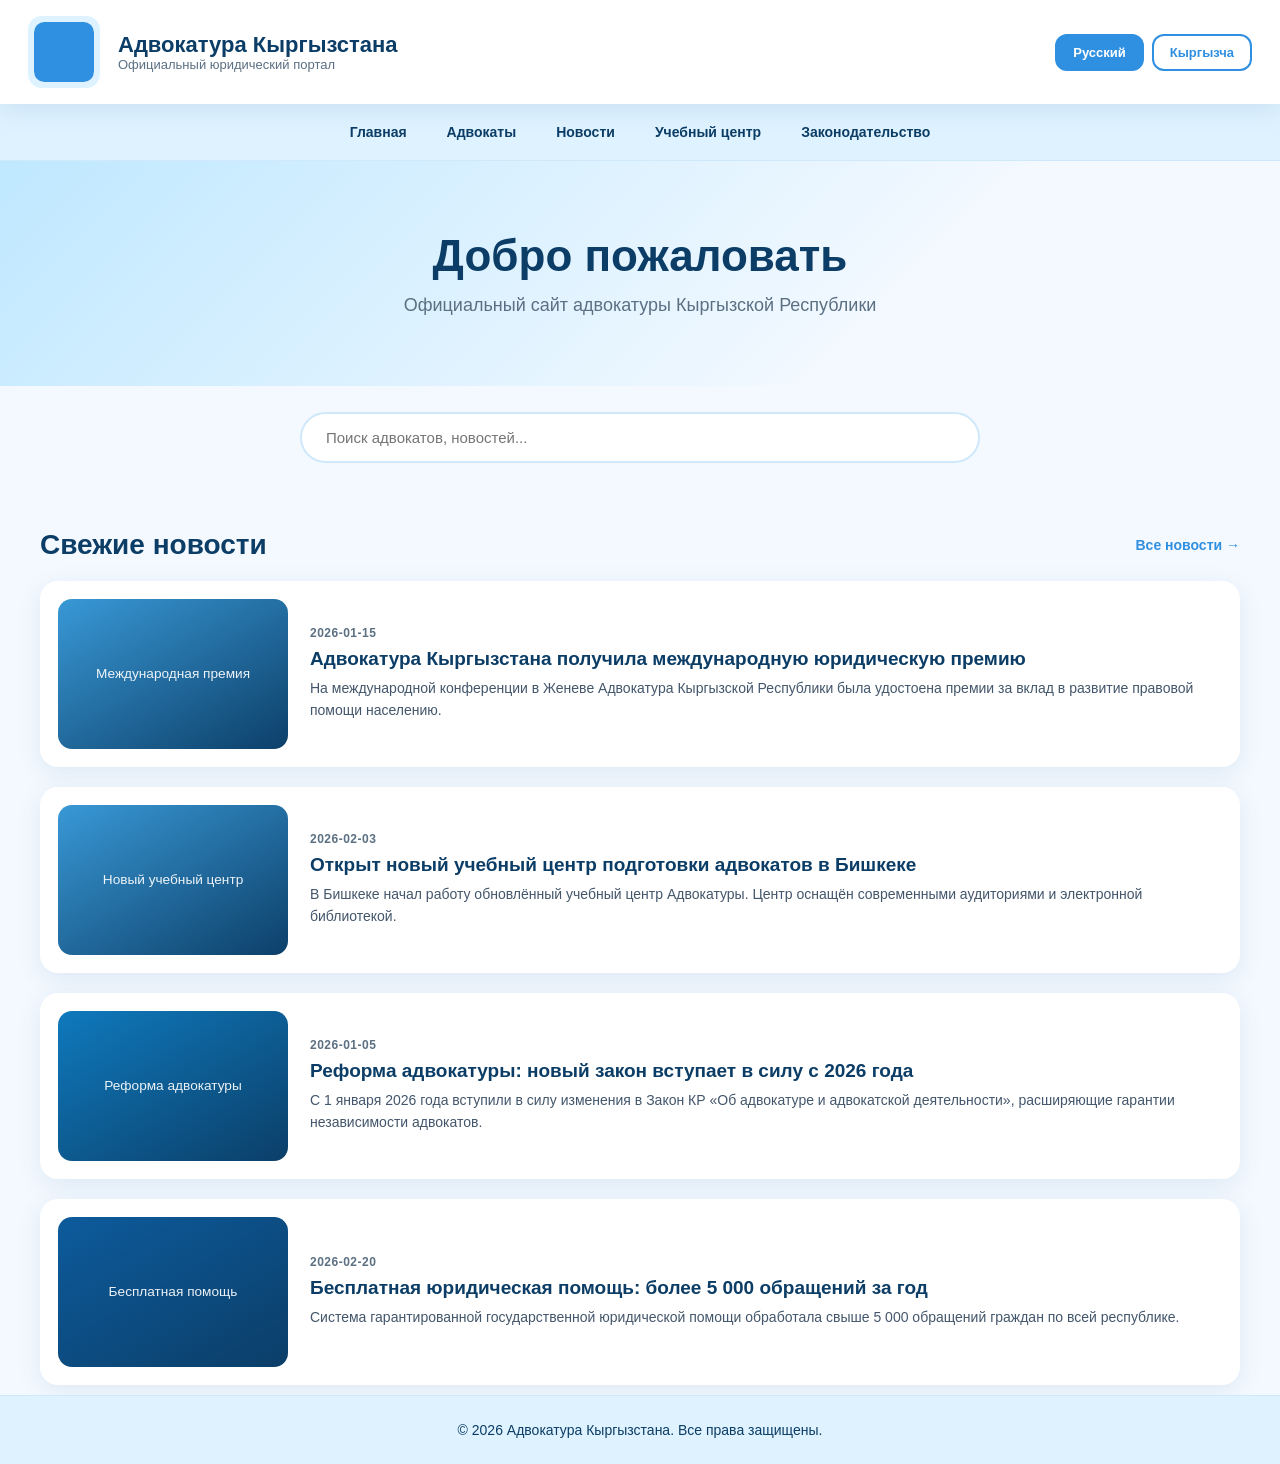
<file: index.html>
<!DOCTYPE html>
<html lang="ru">
<head>
<meta charset="UTF-8">
<meta name="viewport" content="width=device-width, initial-scale=1.0">
<meta http-equiv="Cache-Control" content="no-cache, no-store, must-revalidate">
<title>Адвокатура Кыргызстана</title>
<link rel="stylesheet" href="style.css?v=2">
</head>
<body data-page="index">

<header>
  <div class="logo-block">
    <img src="https://advokatura.kg/sites/default/files/logotip_advokatury-kr_jpg.jpg"
         class="logo" alt="logo"
         onerror="this.onerror=null;this.src='data:image/svg+xml;charset=utf-8,%3Csvg xmlns=%22http://www.w3.org/2000/svg%22 width=%2280%22 height=%2280%22%3E%3Crect width=%2280%22 height=%2280%22 fill=%22%232f8fe0%22 rx=%2214%22/%3E%3C/svg%3E'">
    <div>
      <h1 data-i18n="site_title">Адвокатура Кыргызстана</h1>
      <p data-i18n="site_sub">Официальный юридический портал</p>
    </div>
  </div>
  <div class="lang-buttons">
    <button data-lang="ru" onclick="setLanguage('ru')">Русский</button>
    <button data-lang="kg" onclick="setLanguage('kg')">Кыргызча</button>
  </div>
</header>

<nav>
  <a href="index.html" data-i18n="nav_home">Главная</a>
  <a href="lawyers.html" data-i18n="nav_lawyers">Адвокаты</a>
  <a href="news.html" data-i18n="nav_news">Новости</a>
  <a href="training.html" data-i18n="nav_training">Учебный центр</a>
  <a href="legislation.html" data-i18n="nav_law">Законодательство</a>
</nav>

<section class="hero">
  <h2 data-i18n="hero_title">Добро пожаловать</h2>
  <p data-i18n="hero_text">Официальный сайт адвокатуры Кыргызской Республики</p>
</section>

<section class="search-box">
  <input type="text" id="searchInput" data-i18n-ph="search_ph" placeholder="Поиск адвокатов, новостей...">
</section>

<section class="news-section">
  <div class="section-head">
    <h2 data-i18n="news_title">Свежие новости</h2>
    <a href="news.html" class="link-all" data-i18n="news_all">Все новости →</a>
  </div>
  <div id="newsList" class="news-list"></div>
</section>

<footer><p data-i18n="footer">© 2026 Адвокатура Кыргызстана. Все права защищены.</p></footer>

<script src="script.js?v=2"></script>
</body>
</html>
</file>
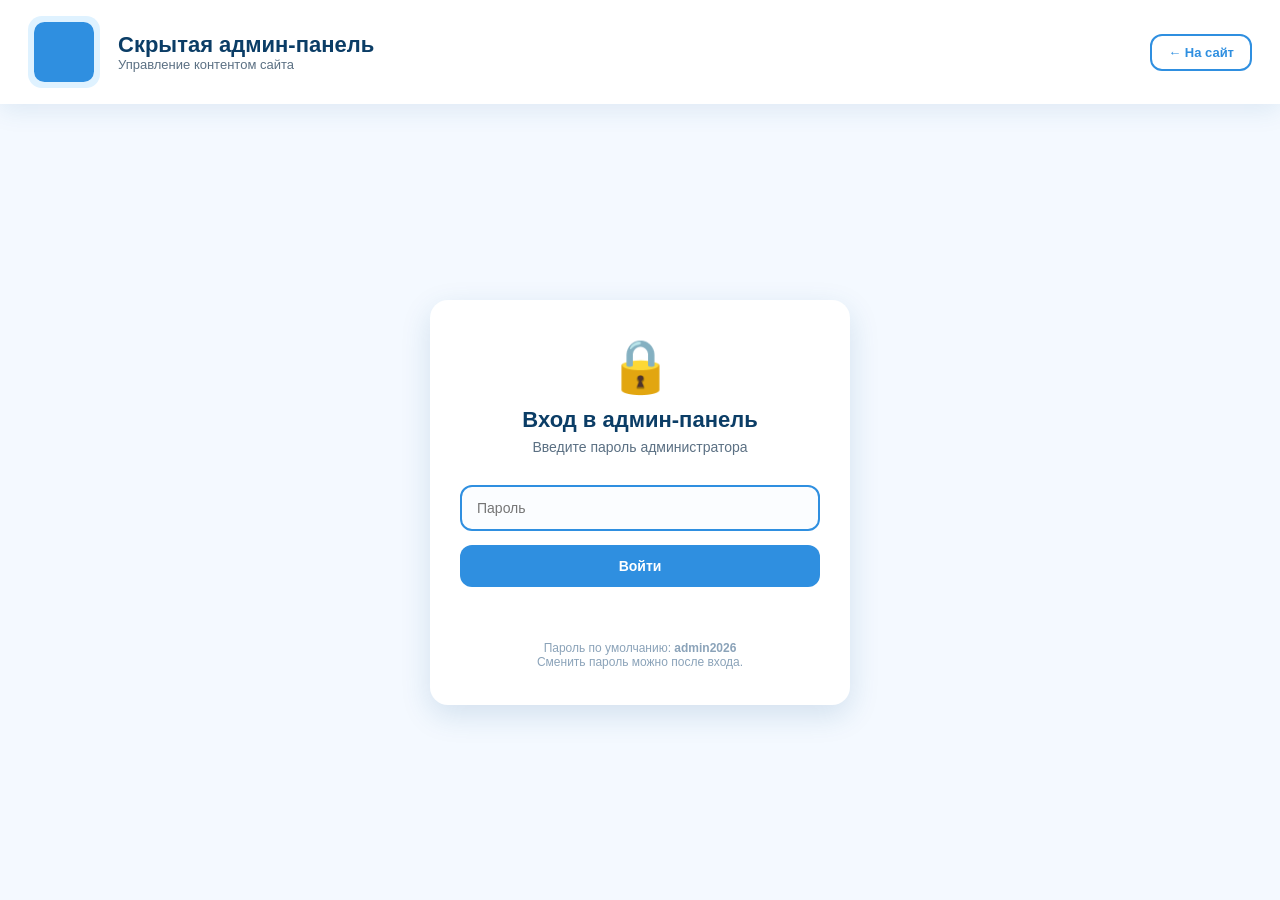
<file: admin.html>
<!DOCTYPE html>
<html lang="ru">
<head>
<meta charset="UTF-8">
<meta name="viewport" content="width=device-width, initial-scale=1.0">
<title>Админ-панель</title>
<link rel="stylesheet" href="style.css">
</head>
<body data-page="admin">

<header>
  <div class="logo-block">
    <img src="https://advokatura.kg/sites/default/files/logotip_advokatury-kr_jpg.jpg" class="logo" alt="logo"
         onerror="this.onerror=null;this.src='data:image/svg+xml;charset=utf-8,%3Csvg xmlns=%22http://www.w3.org/2000/svg%22 width=%2280%22 height=%2280%22%3E%3Crect width=%2280%22 height=%2280%22 fill=%22%232f8fe0%22 rx=%2214%22/%3E%3C/svg%3E'">
    <div>
      <h1>Скрытая админ-панель</h1>
      <p>Управление контентом сайта</p>
    </div>
  </div>
  <div class="lang-buttons">
    <button onclick="location.href='index.html'">← На сайт</button>
  </div>
</header>

<!-- ====================== ЭКРАН ВХОДА ====================== -->
<div id="loginScreen" class="admin-panel">
  <div style="max-width:420px; margin:60px auto; background:#fff; padding:36px 30px; border-radius:18px; box-shadow:0 10px 30px rgba(23,86,143,.15);">
    <div style="text-align:center; font-size:52px; margin-bottom:10px;">🔒</div>
    <h1 style="text-align:center; color:#0b3d66; font-size:22px; margin-bottom:6px;">Вход в админ-панель</h1>
    <p style="text-align:center; color:#5b7083; font-size:14px; margin-bottom:22px;">Введите пароль администратора</p>
    <input type="password" id="loginPass" placeholder="Пароль" autocomplete="current-password">
    <button class="primary" id="loginBtn" style="width:100%;">Войти</button>
    <p id="loginErr" style="color:#ff5c5c; text-align:center; margin-top:12px; font-weight:600; min-height:18px;"></p>
    <p style="text-align:center; color:#8ba3b9; font-size:12px; margin-top:24px;">
      Пароль по умолчанию: <b>admin2026</b><br>
      Сменить пароль можно после входа.
    </p>
  </div>
</div>

<!-- ====================== АДМИН-ПАНЕЛЬ ====================== -->
<div id="adminPanel" class="admin-panel" style="display:none;">
  <div style="display:flex; justify-content:space-between; align-items:center; flex-wrap:wrap; gap:12px; margin-bottom:20px;">
    <div>
      <h1 style="color:#0b3d66;">Панель администратора</h1>
      <p class="hint" style="color:#5b7083; font-size:14px;">Ctrl + Shift + A — быстрый вход. Данные хранятся в localStorage.</p>
    </div>
    <button class="primary" id="logoutBtn" style="background:#ff5c5c;">🚪 Выйти</button>
  </div>

  <div class="admin-tabs">
    <button class="active" data-tab="tab-lawyer">👤 Добавить адвоката</button>
    <button data-tab="tab-all-lawyers">📋 Все адвокаты</button>
    <button data-tab="tab-news">📰 Новость</button>
    <button data-tab="tab-law">⚖️ Закон</button>
    <button data-tab="tab-training">🎓 Учебный центр</button>
    <button data-tab="tab-tools">🛠 Инструменты</button>
    <button data-tab="tab-password">🔑 Пароль</button>
  </div>

  <!-- ============ ДОБАВИТЬ / РЕДАКТИРОВАТЬ АДВОКАТА ============ -->
  <div class="admin-tab active" id="tab-lawyer">
    <h2 id="lw-form-title">Добавить адвоката</h2>
    <input type="text" id="lw-name" placeholder="ФИО адвоката *">
    <input type="text" id="lw-exp" placeholder="Опыт (лет)">
    <input type="text" id="lw-phone" placeholder="Телефон">
    <select id="lw-district">
      <option value="osh_city">Ош шаары</option>
      <option value="osh_region">Ош облусу</option>
    </select>
    <input type="text" id="lw-spec" placeholder="Специализация (напр. уголовное право)">
    <input type="number" id="lw-rating" step="0.1" min="1" max="10" placeholder="Рейтинг (1–10), по умолчанию 8.5">
    <textarea id="lw-bio" placeholder="Биография"></textarea>
    <input type="text" id="lw-awards" placeholder="Награды (через запятую)">
    <input type="file" id="lw-photo" accept="image/*">
    <div style="display:flex; gap:10px; margin-top:6px; flex-wrap:wrap;">
      <button class="primary" id="lw-add">➕ Добавить адвоката</button>
      <button class="primary" id="lw-cancel" style="display:none; background:#8899aa;">✖ Отменить</button>
    </div>
  </div>

  <!-- ============ СПИСОК ВСЕХ АДВОКАТОВ (700+) ============ -->
  <div class="admin-tab" id="tab-all-lawyers">
    <h2>Все адвокаты</h2>
    <input type="text" id="al-search" placeholder="🔍 Поиск по ФИО, телефону, специализации...">
    <label style="display:flex; align-items:center; gap:8px; margin:6px 0; font-size:14px; color:#5b7083;">
      <input type="checkbox" id="al-show-hidden" style="width:auto; margin:0;"> Показать скрытых
    </label>
    <div id="al-info" style="margin:12px 0; font-size:14px; color:#5b7083; font-weight:600;"></div>
    <div class="admin-list" id="al-list"></div>
    <div style="text-align:center; margin-top:18px; display:flex; justify-content:center; align-items:center; gap:14px;">
      <button class="primary" id="al-prev">← Назад</button>
      <span id="al-page" style="font-weight:700; color:#0b3d66;"></span>
      <button class="primary" id="al-next">Вперёд →</button>
    </div>
  </div>

  <!-- ============ НОВОСТЬ ============ -->
  <div class="admin-tab" id="tab-news">
    <h2>Добавить новость</h2>
    <input type="text" id="nw-title" placeholder="Название новости *">
    <textarea id="nw-text" placeholder="Описание новости"></textarea>
    <input type="date" id="nw-date">
    <input type="file" id="nw-image" accept="image/*">
    <button class="primary" id="nw-add">➕ Добавить новость</button>
    <div class="admin-list" id="nw-list"></div>
  </div>

  <!-- ============ ЗАКОН ============ -->
  <div class="admin-tab" id="tab-law">
    <h2>Добавить закон КР 2026</h2>
    <input type="text" id="law-title" placeholder="Название закона *">
    <input type="text" id="law-cat" placeholder="Категория (напр. Уголовное право)">
    <input type="number" id="law-year" placeholder="Год" value="2026">
    <textarea id="law-desc" placeholder="Краткое описание"></textarea>
    <textarea id="law-text" placeholder="Полный текст (для электронной книги)"></textarea>
    <button class="primary" id="law-add">➕ Добавить закон</button>
    <div class="admin-list" id="law-list"></div>
  </div>

  <!-- ============ УЧЕБНЫЙ ЦЕНТР ============ -->
  <div class="admin-tab" id="tab-training">
    <h2>Настройки учебного центра</h2>
    <input type="text" id="tr-address" placeholder="Адрес">
    <input type="text" id="tr-phone" placeholder="Телефон">
    <input type="text" id="tr-email" placeholder="E-mail">
    <input type="text" id="tr-hours" placeholder="Часы работы">
    <input type="text" id="tr-map" placeholder="Запрос для Google Карт (адрес/координаты)">
    <button class="primary" id="tr-save">💾 Сохранить настройки</button>
    <div class="hr"></div>
    <p style="font-size:13px; color:#5b7083;">Пример запроса карты: <code>Бишкек, улица Киевская 95</code> или <code>42.8746,74.5698</code></p>
  </div>

  <!-- ============ ИНСТРУМЕНТЫ ============ -->
  <div class="admin-tab" id="tab-tools">
    <h2>Инструменты</h2>
    <button class="primary" id="export-btn">⬇ Экспорт данных (JSON)</button>
    <div class="hr"></div>
    <input type="file" id="import-file" accept="application/json">
    <button class="primary" id="import-btn">⬆ Импорт данных (JSON)</button>
    <div class="hr"></div>
    <button class="primary" id="reset-overrides-btn" style="background:#ffb703;">↺ Сбросить правки адвокатов (оставить оригиналы)</button>
    <div class="hr"></div>
    <button class="primary" id="reset-btn" style="background:#ff5c5c;">🗑 Сбросить весь пользовательский контент</button>
  </div>

  <!-- ============ ПАРОЛЬ ============ -->
  <div class="admin-tab" id="tab-password">
    <h2>Смена пароля администратора</h2>
    <input type="password" id="pw-old" placeholder="Текущий пароль">
    <input type="password" id="pw-new" placeholder="Новый пароль (мин. 4 символа)">
    <input type="password" id="pw-new2" placeholder="Повторите новый пароль">
    <button class="primary" id="pw-save">🔑 Сменить пароль</button>
    <div class="hr"></div>
    <p style="font-size:13px; color:#5b7083;">
      Если пароль забыт — открой DevTools (F12) → Application → Local Storage → удали ключ <code>ak_admin_hash</code>. Пароль вернётся к <b>admin2026</b>.
    </p>
  </div>
</div>

<div class="toast" id="toast"></div>

<script src="script.js"></script>
<script>
/* ============================================================
   АДМИН-ЛОГИКА
   ============================================================ */
(function(){

  /* ============================================================
     ЧАСТЬ 1. АВТОРИЗАЦИЯ
     ============================================================ */
  const loginScreen = document.getElementById('loginScreen');
  const adminPanel  = document.getElementById('adminPanel');
  const loginPass   = document.getElementById('loginPass');
  const loginBtn    = document.getElementById('loginBtn');
  const loginErr    = document.getElementById('loginErr');

  let adminInitialized = false;

  function showAdmin(){
    loginScreen.style.display = 'none';
    adminPanel.style.display  = 'block';
    if(!adminInitialized){
      adminInitialized = true;
      initAdminFeatures();
    }
  }
  function showLogin(){
    loginScreen.style.display = 'block';
    adminPanel.style.display  = 'none';
    loginPass.value = '';
    loginErr.textContent = '';
    setTimeout(()=>loginPass.focus(), 50);
  }
  function doLogin(){
    if(loginAdmin(loginPass.value)){
      showAdmin();
    }else{
      loginErr.textContent = '❌ Неверный пароль';
      loginPass.value = '';
      loginPass.focus();
    }
  }
  loginBtn.addEventListener('click', doLogin);
  loginPass.addEventListener('keydown', e=>{ if(e.key === 'Enter') doLogin(); });

  document.getElementById('logoutBtn').addEventListener('click', ()=>{
    logoutAdmin();
    showLogin();
  });

  // Первичная проверка
  if(isAdminAuth()) showAdmin(); else showLogin();

  /* ============================================================
     ЧАСТЬ 2. ВСЯ АДМИН-ЛОГИКА (инициализируется после входа)
     ============================================================ */
  function initAdminFeatures(){

    /* ---------- Общие утилиты ---------- */
    const toastEl = document.getElementById('toast');
    function toast(msg){
      toastEl.textContent = msg;
      toastEl.classList.add('show');
      clearTimeout(toastEl._tm);
      toastEl._tm = setTimeout(()=>toastEl.classList.remove('show'), 2200);
    }

    /* ---------- Вкладки ---------- */
    document.querySelectorAll('.admin-tabs button').forEach(btn=>{
      btn.addEventListener('click', ()=>{
        document.querySelectorAll('.admin-tabs button').forEach(b=>b.classList.remove('active'));
        document.querySelectorAll('.admin-tab').forEach(t=>t.classList.remove('active'));
        btn.classList.add('active');
        document.getElementById(btn.dataset.tab).classList.add('active');
        if(btn.dataset.tab === 'tab-all-lawyers') renderAllLawyers();
      });
    });

    function switchToTab(tabId){
      document.querySelectorAll('.admin-tabs button').forEach(b=>{
        b.classList.toggle('active', b.dataset.tab === tabId);
      });
      document.querySelectorAll('.admin-tab').forEach(t=>{
        t.classList.toggle('active', t.id === tabId);
      });
    }

    /* ---------- Загрузка фото ---------- */
    function readImageResized(file, maxSize, cb){
      const reader = new FileReader();
      reader.onload = e=>{
        const img = new Image();
        img.onload = ()=>{
          const scale = Math.min(1, maxSize / Math.max(img.width, img.height));
          const c = document.createElement('canvas');
          c.width  = Math.max(1, Math.round(img.width  * scale));
          c.height = Math.max(1, Math.round(img.height * scale));
          c.getContext('2d').drawImage(img, 0, 0, c.width, c.height);
          cb(c.toDataURL('image/jpeg', 0.82));
        };
        img.onerror = ()=> cb(null);
        img.src = e.target.result;
      };
      reader.readAsDataURL(file);
    }

    /* ============================================================
       БЛОК А: ФОРМА АДВОКАТА (добавление + редактирование)
       ============================================================ */
    let photoData = null;
    let editId = null;

    document.getElementById('lw-photo').addEventListener('change', function(){
      const f = this.files[0];
      photoData = null;
      if(!f) return;
      readImageResized(f, 420, data=>{
        photoData = data;
        toast('Фото загружено ✓');
      });
    });

    function resetLawyerForm(){
      editId = null;
      ['lw-name','lw-exp','lw-phone','lw-spec','lw-bio','lw-awards','lw-rating']
        .forEach(id => document.getElementById(id).value = '');
      document.getElementById('lw-photo').value = '';
      photoData = null;
      document.getElementById('lw-add').textContent = '➕ Добавить адвоката';
      document.getElementById('lw-cancel').style.display = 'none';
      document.getElementById('lw-form-title').textContent = 'Добавить адвоката';
    }

    document.getElementById('lw-cancel').addEventListener('click', ()=>{
      resetLawyerForm();
      toast('Редактирование отменено');
    });

    document.getElementById('lw-add').addEventListener('click', ()=>{
      const name = document.getElementById('lw-name').value.trim();
      if(!name){ toast('Введите ФИО'); return; }

      const exp    = parseInt(document.getElementById('lw-exp').value) || 1;
      const rating = parseFloat(document.getElementById('lw-rating').value) || 8.5;
      const data = {
        name,
        exp,
        phone:    document.getElementById('lw-phone').value.trim() || '+996 ___ ___ ___',
        district: document.getElementById('lw-district').value,
        spec:     document.getElementById('lw-spec').value.trim() || 'гражданском праве',
        rating:   Math.max(1, Math.min(10, rating)),
        bio:      document.getElementById('lw-bio').value.trim(),
        awards:   document.getElementById('lw-awards').value.trim()
                    .split(',').map(s=>s.trim()).filter(Boolean)
      };
      if(!data.bio){
        data.bio = `${name} — адвокат с опытом работы ${exp} лет. Специализируется на ${data.spec}. Член Адвокатуры Кыргызской Республики.`;
      }

      if(editId){
        /* --- РЕЖИМ РЕДАКТИРОВАНИЯ --- */
        if(editId.startsWith('c_')){
          // кастомный адвокат — правим напрямую
          const arr = AK.get(K.lawyers, []);
          const idx = arr.findIndex(x => x.id === editId);
          if(idx >= 0){
            data.photo = photoData || arr[idx].photo || avatarImage(name, 400);
            arr[idx] = Object.assign({}, arr[idx], data);
            AK.set(K.lawyers, arr);
          }
        }else{
          // сгенерированный (osh_*) — сохраняем override
          if(!photoData) data.photo = avatarImage(name, 400);
          else data.photo = photoData;
          saveLawyerOverride(editId, data);
        }
        invalidateLawyers();
        toast('Изменения сохранены ✓');
        resetLawyerForm();
        renderAllLawyers();
      }else{
        /* --- СОЗДАНИЕ НОВОГО --- */
        data.photo = photoData || avatarImage(name, 400);
        const lawyer = Object.assign({ id: 'c_' + Date.now(), region: 'osh' }, data);
        const arr = AK.get(K.lawyers, []);
        arr.unshift(lawyer);
        if(!AK.set(K.lawyers, arr)){ toast('Ошибка сохранения (хранилище переполнено)'); return; }
        invalidateLawyers();
        toast('Адвокат добавлен ✓');
        resetLawyerForm();
      }
    });

    /* ============================================================
       БЛОК Б: СПИСОК ВСЕХ АДВОКАТОВ (700+)
       ============================================================ */
    let alPage = 0;
    const AL_PER_PAGE = 30;

    const alSearch     = document.getElementById('al-search');
    const alShowHidden = document.getElementById('al-show-hidden');
    const alInfo       = document.getElementById('al-info');
    const alList       = document.getElementById('al-list');
    const alPageInfo   = document.getElementById('al-page');

    alSearch.addEventListener('input', ()=>{ alPage = 0; renderAllLawyers(); });
    alShowHidden.addEventListener('change', ()=>{ alPage = 0; renderAllLawyers(); });
    document.getElementById('al-prev').addEventListener('click', ()=>{
      if(alPage > 0){ alPage--; renderAllLawyers(); window.scrollTo({top:0,behavior:'smooth'}); }
    });
    document.getElementById('al-next').addEventListener('click', ()=>{
      alPage++; renderAllLawyers(); window.scrollTo({top:0,behavior:'smooth'});
    });

    function renderAllLawyers(){
      if(adminPanel.style.display === 'none') return;

      const q = alSearch.value.trim().toLowerCase();
      const showHidden = alShowHidden.checked;

      let list = getAllLawyersRaw();
      if(!showHidden) list = list.filter(l => !isLawyerHidden(l.id));
      if(q){
        list = list.filter(l =>
          (l.name + ' ' + (l.phone||'') + ' ' + (l.spec||'') + ' ' + (l.district||''))
            .toLowerCase().includes(q)
        );
      }

      const total = list.length;
      const pages = Math.max(1, Math.ceil(total / AL_PER_PAGE));
      if(alPage >= pages) alPage = pages - 1;
      if(alPage < 0) alPage = 0;
      const start = alPage * AL_PER_PAGE;
      const slice = list.slice(start, start + AL_PER_PAGE);

      alInfo.textContent = `Найдено: ${total} адвокатов  •  Страница ${alPage+1} из ${pages}`;
      alPageInfo.textContent = `${alPage+1} / ${pages}`;

      if(!slice.length){
        alList.innerHTML = '<p style="color:#5b7083; padding:20px; text-align:center;">Ничего не найдено</p>';
        return;
      }

      alList.innerHTML = slice.map(l=>{
        const hidden = isLawyerHidden(l.id);
        const edited = isLawyerOverridden(l.id);
        const isCustom = l.id.startsWith('c_');
        return `
          <div class="admin-item" style="${hidden?'opacity:.55;':''}">
            <div class="info">
              <b>${escapeHtml(l.name)}</b>
              <span style="font-size:12px; color:#5b7083; margin-left:8px;">
                ${l.exp} лет • ${escapeHtml(l.phone||'—')} • ${l.district==='osh_region'?'Ош облусу':'Ош шаары'}
              </span>
              ${isCustom ? '<span style="background:#2f8fe0;color:#fff;border-radius:6px;padding:2px 7px;font-size:10px;margin-left:8px;">свой</span>' : ''}
              ${edited ? '<span style="background:#ffb703;color:#fff;border-radius:6px;padding:2px 7px;font-size:10px;margin-left:6px;">изменён</span>' : ''}
              ${hidden ? '<span style="background:#8899aa;color:#fff;border-radius:6px;padding:2px 7px;font-size:10px;margin-left:6px;">скрыт</span>' : ''}
            </div>
            <div style="display:flex; gap:6px;">
              <button data-edit="${l.id}" style="background:#2f8fe0;" title="Редактировать">✎</button>
              ${hidden
                ? `<button data-restore="${l.id}" style="background:#4caf50;" title="Восстановить">↺</button>`
                : `<button data-del="${l.id}" title="Удалить/скрыть">🗑</button>`}
            </div>
          </div>
        `;
      }).join('');

      alList.querySelectorAll('button[data-edit]').forEach(b=>{
        b.addEventListener('click', ()=> startEditLawyer(b.dataset.edit));
      });
      alList.querySelectorAll('button[data-del]').forEach(b=>{
        b.addEventListener('click', ()=> deleteLawyerById(b.dataset.del));
      });
      alList.querySelectorAll('button[data-restore]').forEach(b=>{
        b.addEventListener('click', ()=>{
          unhideLawyer(b.dataset.restore);
          invalidateLawyers();
          renderAllLawyers();
          toast('Восстановлен ✓');
        });
      });
    }

    function startEditLawyer(id){
      const lawyer = getAllLawyersRaw().find(l => l.id === id);
      if(!lawyer){ toast('Не найден'); return; }

      editId = id;
      document.getElementById('lw-name').value    = lawyer.name;
      document.getElementById('lw-exp').value     = lawyer.exp;
      document.getElementById('lw-phone').value   = lawyer.phone || '';
      document.getElementById('lw-district').value= lawyer.district || 'osh_city';
      document.getElementById('lw-spec').value    = lawyer.spec || '';
      document.getElementById('lw-rating').value  = lawyer.rating || 8.5;
      document.getElementById('lw-bio').value     = lawyer.bio || '';
      document.getElementById('lw-awards').value  = (lawyer.awards || []).join(', ');
      photoData = lawyer.photo || null;

      document.getElementById('lw-add').textContent = '💾 Сохранить изменения';
      document.getElementById('lw-cancel').style.display = 'inline-block';
      document.getElementById('lw-form-title').textContent = '✎ Редактирование: ' + lawyer.name;

      switchToTab('tab-lawyer');
      window.scrollTo({top:0, behavior:'smooth'});
      toast('Режим редактирования');
    }

    function deleteLawyerById(id){
      if(!confirm('Удалить этого адвоката?')) return;
      if(id.startsWith('c_')){
        // свой — удаляем полностью
        AK.set(K.lawyers, AK.get(K.lawyers, []).filter(x => x.id !== id));
      }else{
        // сгенерированный — скрываем
        hideLawyer(id);
      }
      invalidateLawyers();
      renderAllLawyers();
      toast('Удалён');
    }

    /* ============================================================
       БЛОК В: НОВОСТИ
       ============================================================ */
    let newsPhoto = null;
    document.getElementById('nw-image').addEventListener('change', function(){
      const f = this.files[0];
      newsPhoto = null;
      if(!f) return;
      readImageResized(f, 700, data=>{
        newsPhoto = data;
        toast('Изображение загружено ✓');
      });
    });

    function renderNewsAdmin(){
      const list = AK.get(K.news, []);
      const box = document.getElementById('nw-list');
      if(!list.length){
        box.innerHTML = `<p style="color:#5b7083;font-size:14px;">Пока нет добавленных новостей.</p>`;
        return;
      }
      box.innerHTML = list.map(n=>`
        <div class="admin-item">
          <div class="info"><b>${escapeHtml(n.title)}</b><br>
            <span style="font-size:12px;color:#5b7083;">${escapeHtml(n.date||'')}</span>
          </div>
          <button data-del="${n.id}">Удалить</button>
        </div>
      `).join('');
      box.querySelectorAll('button[data-del]').forEach(b=>{
        b.addEventListener('click', ()=>{
          AK.set(K.news, AK.get(K.news, []).filter(x=>x.id !== b.dataset.del));
          renderNewsAdmin();
          toast('Новость удалена');
        });
      });
    }

    document.getElementById('nw-add').addEventListener('click', ()=>{
      const title = document.getElementById('nw-title').value.trim();
      if(!title){ toast('Введите название'); return; }
      const text = document.getElementById('nw-text').value.trim();
      const date = document.getElementById('nw-date').value || new Date().toISOString().slice(0,10);
      const item = {
        id: 'cn_' + Date.now(),
        title, text, date,
        image: newsPhoto || placeholderImage(title)
      };
      const arr = AK.get(K.news, []);
      arr.unshift(item);
      if(!AK.set(K.news, arr)){ toast('Ошибка сохранения'); return; }
      ['nw-title','nw-text','nw-date'].forEach(id=>document.getElementById(id).value='');
      document.getElementById('nw-image').value = '';
      newsPhoto = null;
      renderNewsAdmin();
      toast('Новость добавлена ✓');
    });

    /* ============================================================
       БЛОК Г: ЗАКОНЫ
       ============================================================ */
    function renderLawsAdmin(){
      const list = AK.get(K.laws, []);
      const box = document.getElementById('law-list');
      if(!list.length){
        box.innerHTML = `<p style="color:#5b7083;font-size:14px;">Пока нет добавленных законов.</p>`;
        return;
      }
      box.innerHTML = list.map(l=>`
        <div class="admin-item">
          <div class="info"><b>${escapeHtml(l.title)}</b><br>
            <span style="font-size:12px;color:#5b7083;">${l.year} • ${escapeHtml(l.category||'')}</span>
          </div>
          <button data-del="${l.id}">Удалить</button>
        </div>
      `).join('');
      box.querySelectorAll('button[data-del]').forEach(b=>{
        b.addEventListener('click', ()=>{
          AK.set(K.laws, AK.get(K.laws, []).filter(x=>x.id !== b.dataset.del));
          renderLawsAdmin();
          toast('Закон удалён');
        });
      });
    }

    document.getElementById('law-add').addEventListener('click', ()=>{
      const title = document.getElementById('law-title').value.trim();
      if(!title){ toast('Введите название закона'); return; }
      const item = {
        id: 'cl_' + Date.now(),
        title,
        category: document.getElementById('law-cat').value.trim() || 'Общее право',
        year: parseInt(document.getElementById('law-year').value) || 2026,
        desc: document.getElementById('law-desc').value.trim(),
        text: document.getElementById('law-text').value.trim() || document.getElementById('law-desc').value.trim()
      };
      const arr = AK.get(K.laws, []);
      arr.unshift(item);
      if(!AK.set(K.laws, arr)){ toast('Ошибка сохранения'); return; }
      ['law-title','law-cat','law-desc','law-text'].forEach(id=>document.getElementById(id).value='');
      document.getElementById('law-year').value = 2026;
      renderLawsAdmin();
      toast('Закон добавлен ✓');
    });

    /* ============================================================
       БЛОК Д: УЧЕБНЫЙ ЦЕНТР
       ============================================================ */
    function loadTrainingForm(){
      const c = getTraining();
      document.getElementById('tr-address').value = c.address;
      document.getElementById('tr-phone').value   = c.phone;
      document.getElementById('tr-email').value   = c.email;
      document.getElementById('tr-hours').value   = c.hours;
      document.getElementById('tr-map').value     = c.mapQuery;
    }

    document.getElementById('tr-save').addEventListener('click', ()=>{
      const cfg = {
        address:  document.getElementById('tr-address').value.trim(),
        phone:    document.getElementById('tr-phone').value.trim(),
        email:    document.getElementById('tr-email').value.trim(),
        hours:    document.getElementById('tr-hours').value.trim(),
        mapQuery: document.getElementById('tr-map').value.trim()
      };
      AK.set(K.training, cfg);
      toast('Настройки сохранены ✓');
    });

    /* ============================================================
       БЛОК Е: ЭКСПОРТ / ИМПОРТ / СБРОС
       ============================================================ */
    document.getElementById('export-btn').addEventListener('click', ()=>{
      const data = {
        lawyers:   AK.get(K.lawyers, []),
        overrides: AK.get(K.overrides, {}),
        hidden:    AK.get(K.hidden, []),
        news:      AK.get(K.news, []),
        laws:      AK.get(K.laws, []),
        training:  AK.get(K.training, {})
      };
      const blob = new Blob([JSON.stringify(data, null, 2)], {type:'application/json'});
      const a = document.createElement('a');
      a.href = URL.createObjectURL(blob);
      a.download = 'advokatura-data-' + new Date().toISOString().slice(0,10) + '.json';
      a.click();
      URL.revokeObjectURL(a.href);
      toast('Данные экспортированы');
    });

    document.getElementById('import-btn').addEventListener('click', ()=>{
      const f = document.getElementById('import-file').files[0];
      if(!f){ toast('Выберите файл'); return; }
      const reader = new FileReader();
      reader.onload = e=>{
        try{
          const data = JSON.parse(e.target.result);
          if(data.lawyers)   AK.set(K.lawyers,   data.lawyers);
          if(data.overrides) AK.set(K.overrides, data.overrides);
          if(data.hidden)    AK.set(K.hidden,    data.hidden);
          if(data.news)      AK.set(K.news,      data.news);
          if(data.laws)      AK.set(K.laws,      data.laws);
          if(data.training)  AK.set(K.training,  data.training);
          invalidateLawyers();
          renderAll();
          toast('Данные импортированы ✓');
        }catch(err){ toast('Ошибка чтения файла'); }
      };
      reader.readAsText(f);
    });

    document.getElementById('reset-overrides-btn').addEventListener('click', ()=>{
      if(!confirm('Сбросить все правки сгенерированных адвокатов?')) return;
      localStorage.removeItem(K.overrides);
      localStorage.removeItem(K.hidden);
      invalidateLawyers();
      renderAll();
      toast('Правки адвокатов сброшены');
    });

    document.getElementById('reset-btn').addEventListener('click', ()=>{
      if(!confirm('Удалить ВЕСЬ пользовательский контент?')) return;
      [K.lawyers, K.news, K.laws, K.training, K.overrides, K.hidden].forEach(k=>localStorage.removeItem(k));
      invalidateLawyers();
      renderAll();
      toast('Данные сброшены');
    });

    /* ============================================================
       БЛОК Ж: СМЕНА ПАРОЛЯ
       ============================================================ */
    document.getElementById('pw-save').addEventListener('click', ()=>{
      const oldPw  = document.getElementById('pw-old').value;
      const newPw  = document.getElementById('pw-new').value;
      const newPw2 = document.getElementById('pw-new2').value;
      if(!newPw || newPw.length < 4){ toast('Пароль минимум 4 символа'); return; }
      if(newPw !== newPw2){ toast('Пароли не совпадают'); return; }
      if(!changeAdminPassword(oldPw, newPw)){ toast('Неверный текущий пароль'); return; }
      ['pw-old','pw-new','pw-new2'].forEach(id => document.getElementById(id).value = '');
      toast('Пароль изменён ✓');
    });

    /* ============================================================
       Инициализация всего
       ============================================================ */
    function renderAll(){
      renderNewsAdmin();
      renderLawsAdmin();
      loadTrainingForm();
      renderAllLawyers();
    }
    renderAll();
  }

})();
</script>
</body>
</html>
</file>
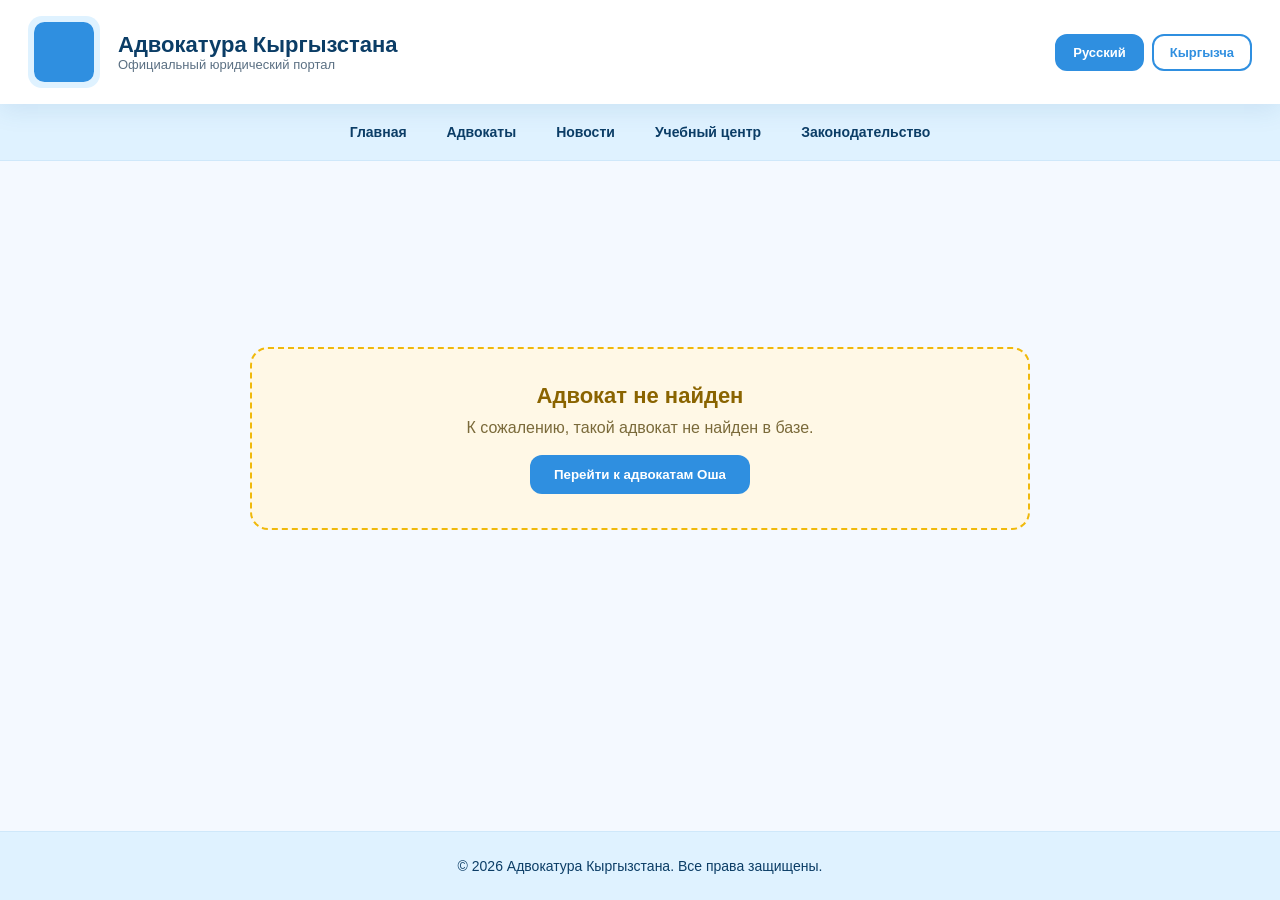
<file: lawyer-profile.html>
<!DOCTYPE html>
<html lang="ru">
<head>
<meta charset="UTF-8">
<meta name="viewport" content="width=device-width, initial-scale=1.0">
<title>Профиль адвоката</title>
<link rel="stylesheet" href="style.css">
</head>
<body data-page="profile">

<header>
  <div class="logo-block">
    <img src="https://advokatura.kg/sites/default/files/logotip_advokatury-kr_jpg.jpg" class="logo" alt="logo"
         onerror="this.onerror=null;this.src='data:image/svg+xml;charset=utf-8,%3Csvg xmlns=%22http://www.w3.org/2000/svg%22 width=%2280%22 height=%2280%22%3E%3Crect width=%2280%22 height=%2280%22 fill=%22%232f8fe0%22 rx=%2214%22/%3E%3C/svg%3E'">
    <div>
      <h1 data-i18n="site_title">Адвокатура Кыргызстана</h1>
      <p data-i18n="site_sub">Официальный юридический портал</p>
    </div>
  </div>
  <div class="lang-buttons">
    <button data-lang="ru" onclick="setLanguage('ru')">Русский</button>
    <button data-lang="kg" onclick="setLanguage('kg')">Кыргызча</button>
  </div>
</header>

<nav>
  <a href="index.html" data-i18n="nav_home">Главная</a>
  <a href="lawyers.html" data-i18n="nav_lawyers">Адвокаты</a>
  <a href="news.html" data-i18n="nav_news">Новости</a>
  <a href="training.html" data-i18n="nav_training">Учебный центр</a>
  <a href="legislation.html" data-i18n="nav_law">Законодательство</a>
</nav>

<section class="profile" id="profileBox"></section>

<footer><p data-i18n="footer">© 2026 Адвокатура Кыргызстана. Все права защищены.</p></footer>

<script src="script.js"></script>
</body>
</html>
</file>
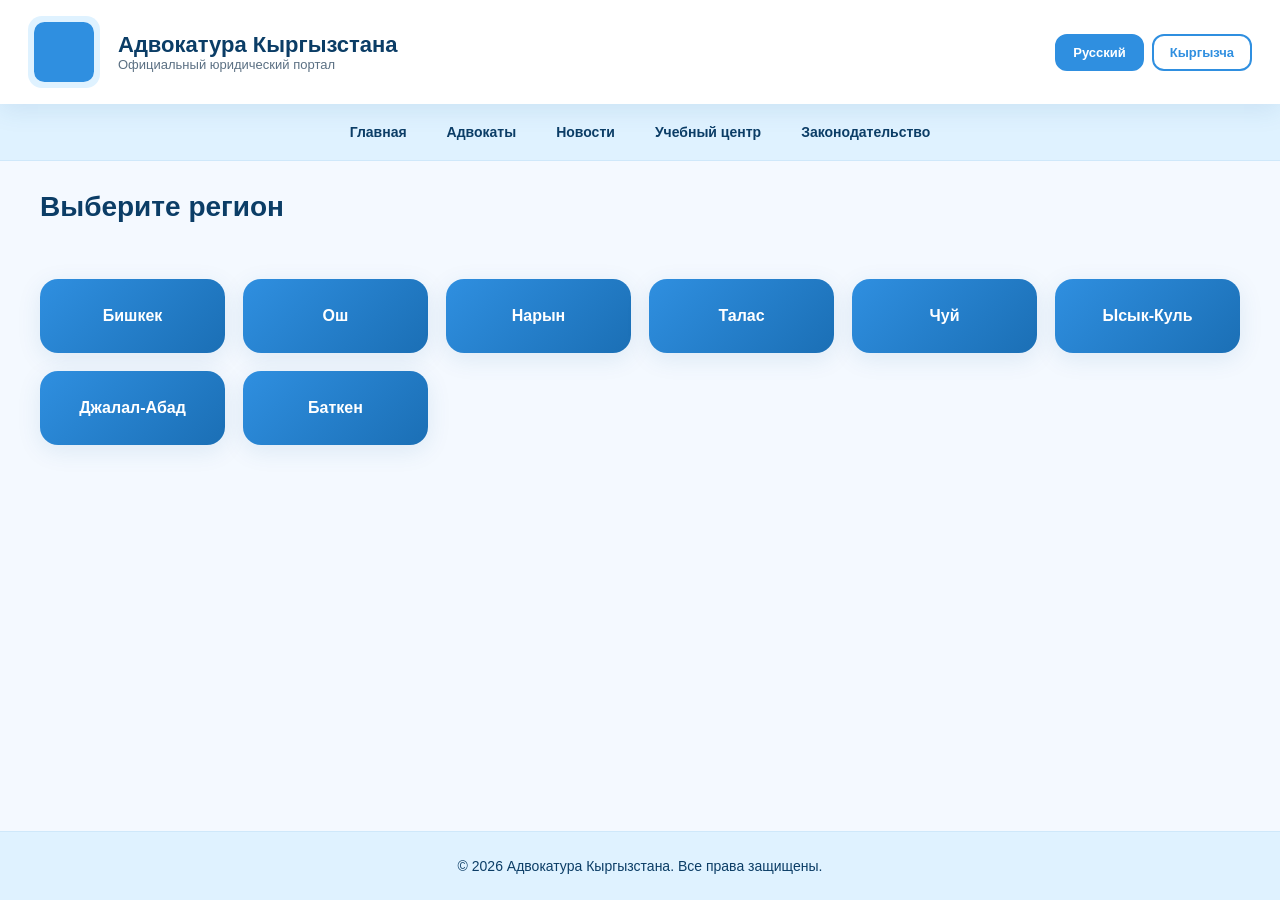
<file: lawyers.html>
<!DOCTYPE html>
<html lang="ru">
<head>
<meta charset="UTF-8">
<meta name="viewport" content="width=device-width, initial-scale=1.0">
<title>Адвокаты</title>
<link rel="stylesheet" href="style.css">
</head>
<body data-page="lawyers">

<header>
  <div class="logo-block">
    <img src="https://advokatura.kg/sites/default/files/logotip_advokatury-kr_jpg.jpg" class="logo" alt="logo"
         onerror="this.onerror=null;this.src='data:image/svg+xml;charset=utf-8,%3Csvg xmlns=%22http://www.w3.org/2000/svg%22 width=%2280%22 height=%2280%22%3E%3Crect width=%2280%22 height=%2280%22 fill=%22%232f8fe0%22 rx=%2214%22/%3E%3C/svg%3E'">
    <div>
      <h1 data-i18n="site_title">Адвокатура Кыргызстана</h1>
      <p data-i18n="site_sub">Официальный юридический портал</p>
    </div>
  </div>
  <div class="lang-buttons">
    <button data-lang="ru" onclick="setLanguage('ru')">Русский</button>
    <button data-lang="kg" onclick="setLanguage('kg')">Кыргызча</button>
  </div>
</header>

<nav>
  <a href="index.html" data-i18n="nav_home">Главная</a>
  <a href="lawyers.html" data-i18n="nav_lawyers">Адвокаты</a>
  <a href="news.html" data-i18n="nav_news">Новости</a>
  <a href="training.html" data-i18n="nav_training">Учебный центр</a>
  <a href="legislation.html" data-i18n="nav_law">Законодательство</a>
</nav>

<div class="section-head" style="padding-top:30px;">
  <h2 data-i18n="regions_title">Выберите регион</h2>
</div>

<section class="regions" id="regionsGrid"></section>

<section class="osh-sub" id="oshSub" style="display:none;"></section>

<section class="notice" id="noticeBox" style="display:none;"></section>

<section class="lawyers-list" id="lawyersList"></section>

<footer><p data-i18n="footer">© 2026 Адвокатура Кыргызстана. Все права защищены.</p></footer>

<script src="script.js"></script>
</body>
</html>
</file>
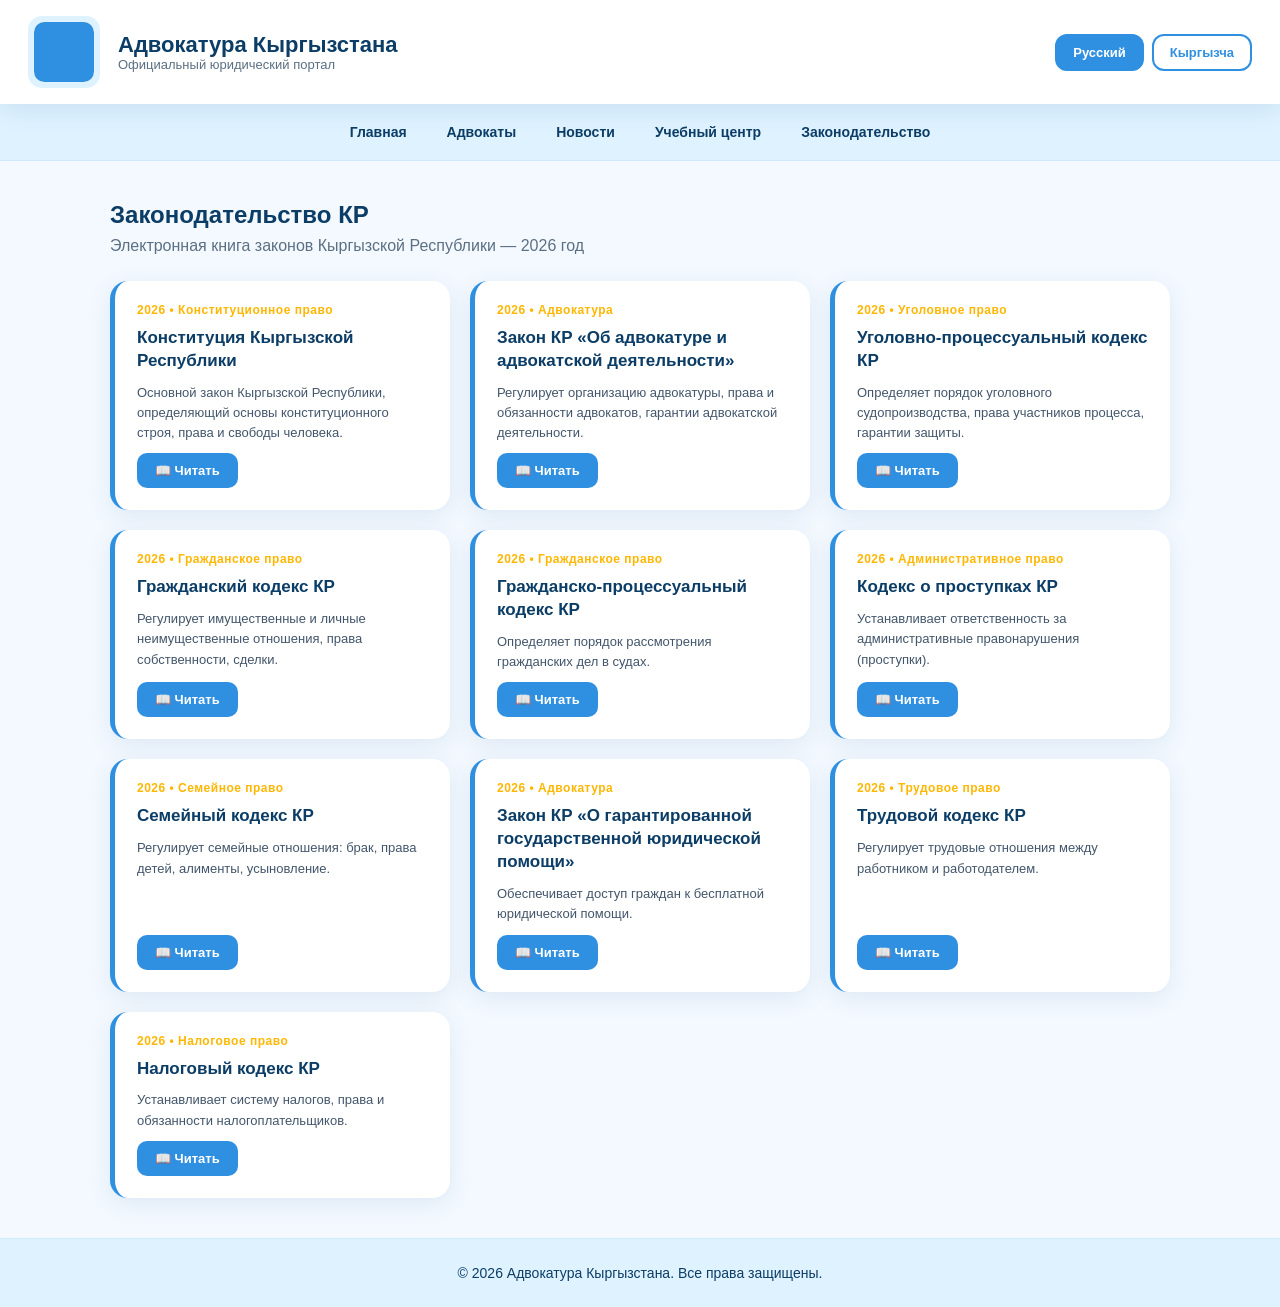
<file: legislation.html>
<!DOCTYPE html>
<html lang="ru">
<head>
<meta charset="UTF-8">
<meta name="viewport" content="width=device-width, initial-scale=1.0">
<title>Законодательство КР</title>
<link rel="stylesheet" href="style.css">
</head>
<body data-page="legislation">

<header>
  <div class="logo-block">
    <img src="https://advokatura.kg/sites/default/files/logotip_advokatury-kr_jpg.jpg" class="logo" alt="logo"
         onerror="this.onerror=null;this.src='data:image/svg+xml;charset=utf-8,%3Csvg xmlns=%22http://www.w3.org/2000/svg%22 width=%2280%22 height=%2280%22%3E%3Crect width=%2280%22 height=%2280%22 fill=%22%232f8fe0%22 rx=%2214%22/%3E%3C/svg%3E'">
    <div>
      <h1 data-i18n="site_title">Адвокатура Кыргызстана</h1>
      <p data-i18n="site_sub">Официальный юридический портал</p>
    </div>
  </div>
  <div class="lang-buttons">
    <button data-lang="ru" onclick="setLanguage('ru')">Русский</button>
    <button data-lang="kg" onclick="setLanguage('kg')">Кыргызча</button>
  </div>
</header>

<nav>
  <a href="index.html" data-i18n="nav_home">Главная</a>
  <a href="lawyers.html" data-i18n="nav_lawyers">Адвокаты</a>
  <a href="news.html" data-i18n="nav_news">Новости</a>
  <a href="training.html" data-i18n="nav_training">Учебный центр</a>
  <a href="legislation.html" data-i18n="nav_law">Законодательство</a>
</nav>

<section class="legislation">
  <h1 data-i18n="law_title">Законодательство КР</h1>
  <p class="subtitle" data-i18n="law_sub">Электронная книга законов Кыргызской Республики — 2026 год</p>
  <div class="laws-grid" id="lawsGrid"></div>
</section>

<!-- Модальное окно — электронная книга -->
<div class="modal-overlay" id="lawModal">
  <div class="modal">
    <button class="modal-close" id="lawModalClose" data-i18n="law_close">×</button>
    <div id="lawModalBody"></div>
  </div>
</div>

<footer><p data-i18n="footer">© 2026 Адвокатура Кыргызстана. Все права защищены.</p></footer>

<script src="script.js"></script>
</body>
</html>
</file>
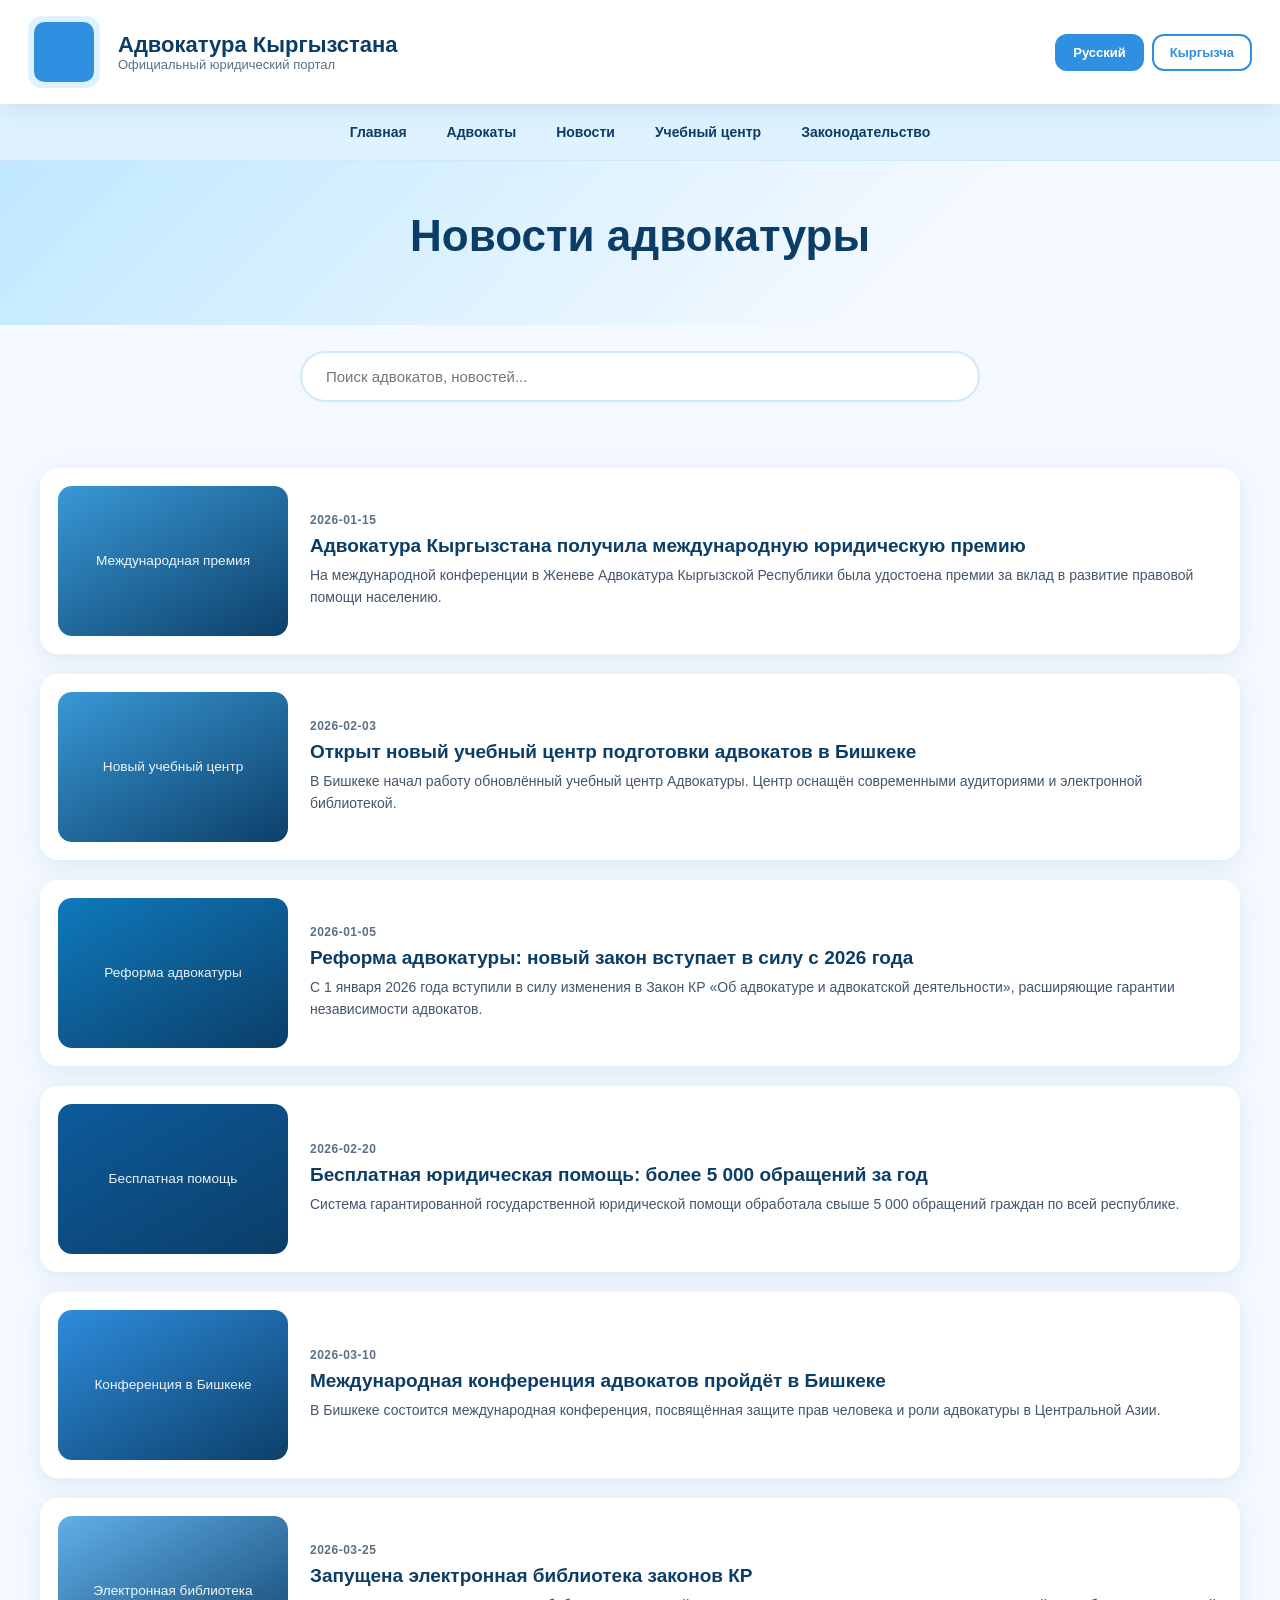
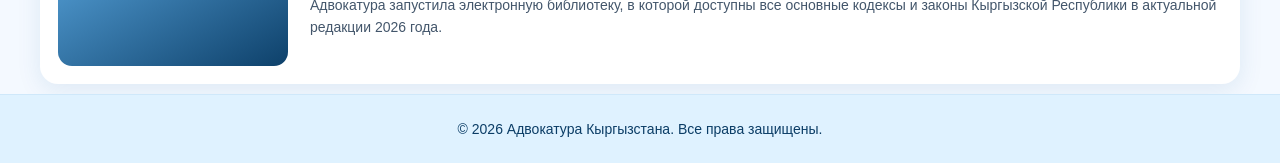
<file: news.html>
<!DOCTYPE html>
<html lang="ru">
<head>
<meta charset="UTF-8">
<meta name="viewport" content="width=device-width, initial-scale=1.0">
<title>Новости</title>
<link rel="stylesheet" href="style.css">
</head>
<body data-page="news">

<header>
  <div class="logo-block">
    <img src="https://advokatura.kg/sites/default/files/logotip_advokatury-kr_jpg.jpg" class="logo" alt="logo"
         onerror="this.onerror=null;this.src='data:image/svg+xml;charset=utf-8,%3Csvg xmlns=%22http://www.w3.org/2000/svg%22 width=%2280%22 height=%2280%22%3E%3Crect width=%2280%22 height=%2280%22 fill=%22%232f8fe0%22 rx=%2214%22/%3E%3C/svg%3E'">
    <div>
      <h1 data-i18n="site_title">Адвокатура Кыргызстана</h1>
      <p data-i18n="site_sub">Официальный юридический портал</p>
    </div>
  </div>
  <div class="lang-buttons">
    <button data-lang="ru" onclick="setLanguage('ru')">Русский</button>
    <button data-lang="kg" onclick="setLanguage('kg')">Кыргызча</button>
  </div>
</header>

<nav>
  <a href="index.html" data-i18n="nav_home">Главная</a>
  <a href="lawyers.html" data-i18n="nav_lawyers">Адвокаты</a>
  <a href="news.html" data-i18n="nav_news">Новости</a>
  <a href="training.html" data-i18n="nav_training">Учебный центр</a>
  <a href="legislation.html" data-i18n="nav_law">Законодательство</a>
</nav>

<section class="hero" style="padding:50px 20px;">
  <h2 data-i18n="news_page_title">Новости адвокатуры</h2>
</section>

<section class="search-box">
  <input type="text" id="searchInput" data-i18n-ph="search_ph" placeholder="Поиск новостей...">
</section>

<section class="news-section">
  <div id="newsList" class="news-list"></div>
</section>

<footer><p data-i18n="footer">© 2026 Адвокатура Кыргызстана. Все права защищены.</p></footer>

<script src="script.js"></script>
</body>
</html>
</file>
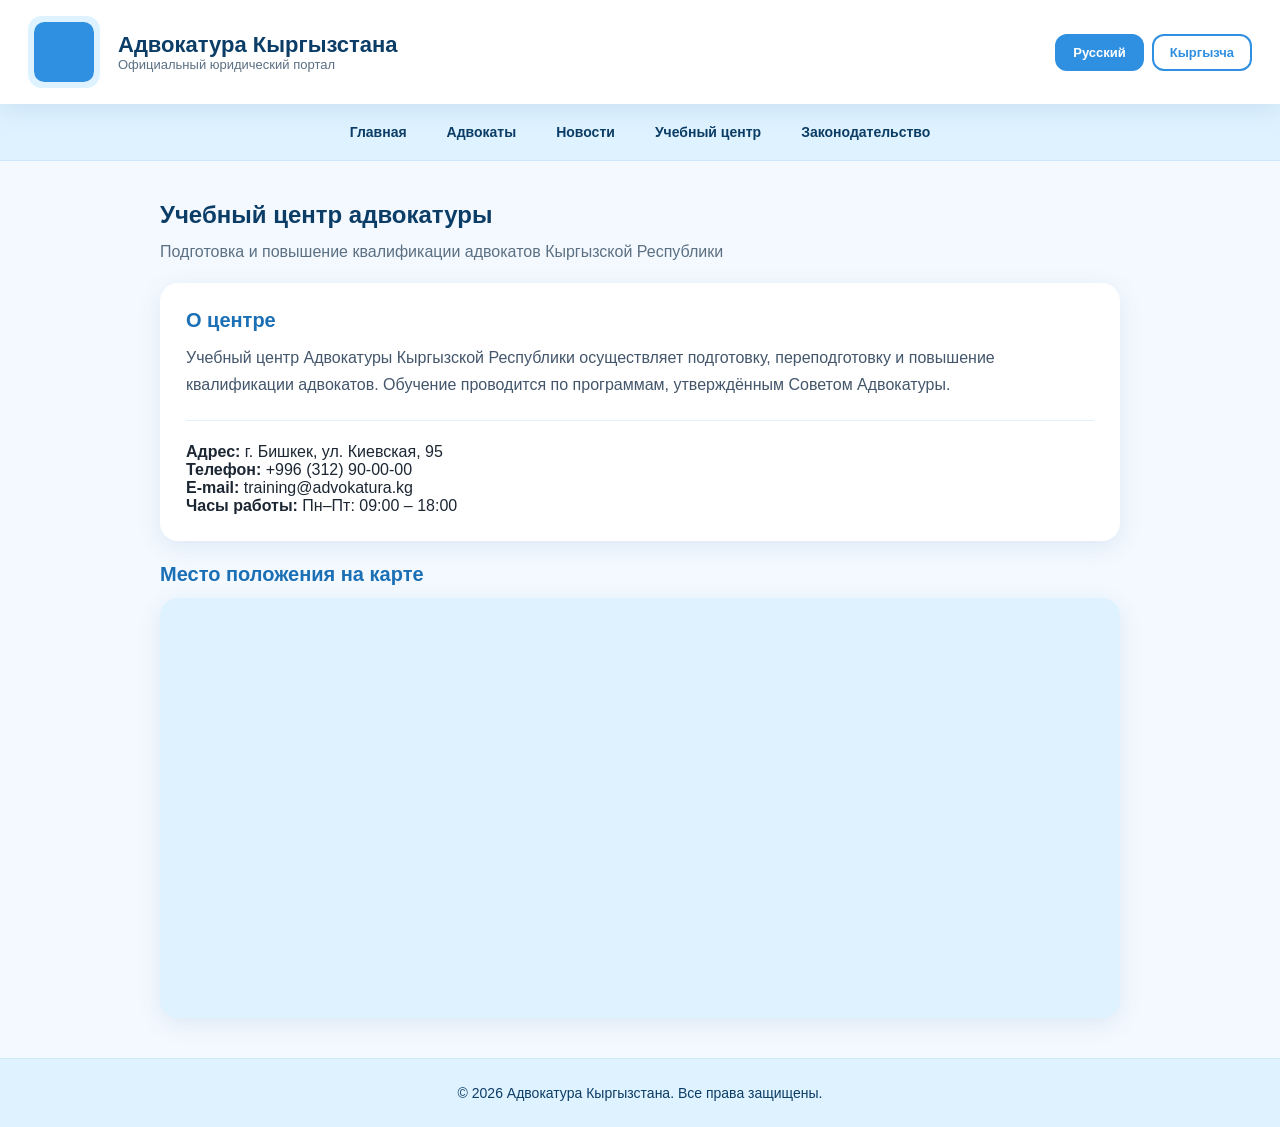
<file: training.html>
<!DOCTYPE html>
<html lang="ru">
<head>
<meta charset="UTF-8">
<meta name="viewport" content="width=device-width, initial-scale=1.0">
<title>Учебный центр</title>
<link rel="stylesheet" href="style.css">
</head>
<body data-page="training">

<header>
  <div class="logo-block">
    <img src="https://advokatura.kg/sites/default/files/logotip_advokatury-kr_jpg.jpg" class="logo" alt="logo"
         onerror="this.onerror=null;this.src='data:image/svg+xml;charset=utf-8,%3Csvg xmlns=%22http://www.w3.org/2000/svg%22 width=%2280%22 height=%2280%22%3E%3Crect width=%2280%22 height=%2280%22 fill=%22%232f8fe0%22 rx=%2214%22/%3E%3C/svg%3E'">
    <div>
      <h1 data-i18n="site_title">Адвокатура Кыргызстана</h1>
      <p data-i18n="site_sub">Официальный юридический портал</p>
    </div>
  </div>
  <div class="lang-buttons">
    <button data-lang="ru" onclick="setLanguage('ru')">Русский</button>
    <button data-lang="kg" onclick="setLanguage('kg')">Кыргызча</button>
  </div>
</header>

<nav>
  <a href="index.html" data-i18n="nav_home">Главная</a>
  <a href="lawyers.html" data-i18n="nav_lawyers">Адвокаты</a>
  <a href="news.html" data-i18n="nav_news">Новости</a>
  <a href="training.html" data-i18n="nav_training">Учебный центр</a>
  <a href="legislation.html" data-i18n="nav_law">Законодательство</a>
</nav>

<section class="training" id="trainingInfo"></section>

<footer><p data-i18n="footer">© 2026 Адвокатура Кыргызстана. Все права защищены.</p></footer>

<script src="script.js"></script>
</body>
</html>
</file>
<file: style.css>
/* ============================================================
   Адвокатура Кыргызстана — стили
   ============================================================ */
*{margin:0;padding:0;box-sizing:border-box;font-family:'Segoe UI',Arial,sans-serif;}

:root{
  --blue:#2f8fe0;
  --blue-dark:#1b6fb5;
  --blue-deep:#0b3d66;
  --blue-light:#dff2ff;
  --accent:#ffb703;
  --bg:#f4f9ff;
  --card:#ffffff;
  --text:#1c2733;
  --muted:#5b7083;
  --radius:18px;
  --shadow:0 6px 24px rgba(23,86,143,.10);
}

html,body{height:100%;}
body{
  background:var(--bg);
  color:var(--text);
  display:flex;
  flex-direction:column;
  min-height:100vh;
}

/* ---------- HEADER ---------- */
header{
  background:#fff;
  padding:16px 28px;
  display:flex;
  justify-content:space-between;
  align-items:center;
  box-shadow:var(--shadow);
  position:sticky; top:0; z-index:50;
  flex-wrap:wrap; gap:14px;
}
.logo-block{display:flex;align-items:center;gap:18px;}
.logo{width:72px;height:72px;object-fit:contain;border-radius:14px;background:var(--blue-light);padding:6px;}
.logo-block h1{font-size:22px;line-height:1.15;color:var(--blue-deep);}
.logo-block p{font-size:13px;color:var(--muted);}

.lang-buttons{display:flex;gap:8px;}
.lang-buttons button{
  padding:9px 16px;border:2px solid var(--blue);
  background:#fff;color:var(--blue);
  border-radius:12px;cursor:pointer;font-weight:600;font-size:13px;
  transition:.2s;
}
.lang-buttons button.active,
.lang-buttons button:hover{background:var(--blue);color:#fff;}

/* ---------- NAV ---------- */
nav{
  background:var(--blue-light);
  display:flex;justify-content:center;gap:8px;padding:12px 20px;flex-wrap:wrap;
  border-bottom:1px solid #cfe8fa;
}
nav a{
  text-decoration:none;color:var(--blue-deep);font-weight:600;
  padding:8px 16px;border-radius:10px;transition:.2s;font-size:14px;
}
nav a:hover{background:#fff;box-shadow:var(--shadow);}

/* ---------- HERO ---------- */
.hero{
  padding:70px 20px;text-align:center;
  background:linear-gradient(135deg,#bfe8ff 0%,#f4f9ff 70%);
}
.hero h2{font-size:44px;margin-bottom:14px;color:var(--blue-deep);}
.hero p{font-size:18px;color:var(--muted);}

/* ---------- SEARCH ---------- */
.search-box{padding:26px;text-align:center;}
.search-box input{
  width:min(680px,90%);padding:15px 24px;border-radius:30px;
  border:2px solid #cfe8fa;font-size:15px;outline:none;transition:.2s;background:#fff;
}
.search-box input:focus{border-color:var(--blue);box-shadow:0 0 0 4px rgba(47,143,224,.15);}

/* ---------- SECTIONS ---------- */
.section-head{
  display:flex;justify-content:space-between;align-items:center;
  padding:0 40px;margin-bottom:20px;gap:20px;flex-wrap:wrap;
}
.section-head h2{font-size:28px;color:var(--blue-deep);}
.link-all{color:var(--blue);font-weight:600;text-decoration:none;font-size:14px;}
.link-all:hover{text-decoration:underline;}

/* ---------- NEWS ---------- */
.news-section{padding:40px 0 10px;}
.news-list{padding:0 40px;display:grid;gap:20px;}
.news-card{
  display:flex;gap:22px;background:#fff;padding:18px;
  border-radius:var(--radius);box-shadow:var(--shadow);
  transition:.25s;overflow:hidden;
}
.news-card:hover{transform:translateY(-3px);box-shadow:0 12px 30px rgba(23,86,143,.16);}
.news-card img{
  width:230px;height:150px;object-fit:cover;border-radius:14px;flex-shrink:0;
}
.news-card .news-body{display:flex;flex-direction:column;gap:8px;justify-content:center;}
.news-card h3{color:var(--blue-deep);font-size:19px;}
.news-card .date{font-size:12px;color:var(--muted);font-weight:600;text-transform:uppercase;letter-spacing:.5px;}
.news-card p{color:#43566b;font-size:14px;line-height:1.55;}

/* ---------- REGIONS ---------- */
.regions{
  display:grid;grid-template-columns:repeat(auto-fit,minmax(180px,1fr));
  gap:18px;padding:36px 40px 10px;
}
.region-card{
  background:linear-gradient(135deg,var(--blue) 0%,var(--blue-dark) 100%);
  color:#fff;padding:28px 16px;text-align:center;border-radius:var(--radius);
  cursor:pointer;transition:.25s;font-weight:700;font-size:16px;
  box-shadow:var(--shadow);user-select:none;
}
.region-card:hover{transform:translateY(-4px) scale(1.02);box-shadow:0 14px 32px rgba(23,86,143,.25);}
.region-card.active{background:linear-gradient(135deg,#ffb703,#f08c00);color:#3a2a00;}

/* ---------- OSH SUB-REGIONS ---------- */
.osh-sub{
  display:flex;gap:12px;justify-content:center;flex-wrap:wrap;
  padding:22px 40px 0;
}
.osh-sub button{
  padding:11px 22px;border-radius:12px;border:2px solid var(--blue);
  background:#fff;color:var(--blue);font-weight:600;cursor:pointer;transition:.2s;
}
.osh-sub button:hover,.osh-sub button.active{background:var(--blue);color:#fff;}

/* ---------- LAWYERS LIST ---------- */
.lawyers-list{
  display:grid;grid-template-columns:repeat(auto-fill,minmax(280px,1fr));
  gap:26px;padding:36px 40px;
}
.lawyer-card{
  background:#fff;border-radius:var(--radius);overflow:hidden;
  box-shadow:var(--shadow);padding:18px;cursor:pointer;
  transition:.25s;display:flex;flex-direction:column;gap:8px;
}
.lawyer-card:hover{transform:translateY(-4px);box-shadow:0 14px 32px rgba(23,86,143,.2);}
.lawyer-card img{
  width:100%;height:230px;object-fit:cover;border-radius:14px;background:var(--blue-light);
}
.lawyer-card h3{color:var(--blue-deep);font-size:17px;}
.lawyer-card .meta{font-size:13px;color:var(--muted);font-weight:600;}
.lawyer-card p{font-size:13px;color:#43566b;line-height:1.5;}
.rating{color:#f5a623;font-size:17px;letter-spacing:1px;}

/* ---------- NOTICE ---------- */
.notice{
  margin:30px 40px;background:#fff8e6;border:2px dashed #f0b90b;
  border-radius:var(--radius);padding:34px;text-align:center;
}
.notice h3{color:#8a6400;margin-bottom:10px;font-size:22px;}
.notice p{color:#7a6a3a;margin-bottom:18px;}
.notice button{
  padding:12px 24px;background:var(--blue);color:#fff;border:none;
  border-radius:12px;font-weight:600;cursor:pointer;
}

/* ---------- LOAD MORE ---------- */
.load-more-wrap{text-align:center;padding:10px 0 40px;}
.load-more{
  padding:13px 34px;background:var(--blue);color:#fff;border:none;
  border-radius:14px;font-weight:700;cursor:pointer;font-size:15px;
  box-shadow:var(--shadow);transition:.2s;
}
.load-more:hover{background:var(--blue-dark);}
.counter{color:var(--muted);font-size:14px;margin-bottom:14px;font-weight:600;}

/* ---------- PROFILE ---------- */
.profile{max-width:900px;margin:auto;padding:40px 20px;width:100%;}
.profile-photo{
  width:260px;height:260px;object-fit:cover;border-radius:22px;
  box-shadow:var(--shadow);margin-bottom:18px;background:var(--blue-light);
}
.profile h1{color:var(--blue-deep);font-size:32px;margin-bottom:16px;}
.profile-info{display:flex;flex-direction:column;gap:6px;margin-bottom:18px;}
.profile-info p{font-size:15px;color:#43566b;}
.profile-rating{color:#f5a623;font-size:26px;letter-spacing:2px;margin:14px 0;}
.biography,.awards{
  background:#fff;padding:24px;border-radius:var(--radius);
  margin-top:18px;box-shadow:var(--shadow);
}
.biography h2,.awards h2{color:var(--blue-deep);margin-bottom:12px;font-size:20px;}
.biography p{line-height:1.65;color:#43566b;}
.awards ul{padding-left:20px;color:#43566b;line-height:1.9;}
.back-link{
  display:inline-block;margin-bottom:18px;color:var(--blue);font-weight:600;
  text-decoration:none;font-size:14px;
}
.back-link:hover{text-decoration:underline;}

/* ---------- TRAINING ---------- */
.training{max-width:1000px;margin:auto;padding:40px 20px;width:100%;}
.training h1{color:var(--blue-deep);margin-bottom:14px;}
.training .info-card{
  background:#fff;border-radius:var(--radius);padding:26px;
  box-shadow:var(--shadow);margin-bottom:22px;
}
.map-wrap{
  border-radius:var(--radius);overflow:hidden;box-shadow:var(--shadow);
  height:420px;background:var(--blue-light);
}
.map-wrap iframe{width:100%;height:100%;border:0;display:block;}

/* ---------- LEGISLATION / E-BOOK ---------- */
.legislation{max-width:1100px;margin:auto;padding:40px 20px;width:100%;}
.legislation h1{color:var(--blue-deep);margin-bottom:8px;}
.legislation .subtitle{color:var(--muted);margin-bottom:26px;}
.laws-grid{display:grid;grid-template-columns:repeat(auto-fill,minmax(300px,1fr));gap:20px;}
.law-card{
  background:#fff;border-radius:var(--radius);padding:22px;
  box-shadow:var(--shadow);display:flex;flex-direction:column;gap:10px;
  transition:.25s;border-left:5px solid var(--blue);
}
.law-card:hover{transform:translateY(-3px);}
.law-card h3{color:var(--blue-deep);font-size:17px;line-height:1.35;}
.law-card .year{font-size:12px;font-weight:700;color:var(--accent);letter-spacing:.5px;}
.law-card p{font-size:13px;color:#43566b;line-height:1.55;flex:1;}
.law-card button{
  align-self:flex-start;padding:10px 18px;background:var(--blue);color:#fff;
  border:none;border-radius:10px;cursor:pointer;font-weight:600;font-size:13px;
}
.law-card button:hover{background:var(--blue-dark);}

/* ---------- MODAL (E-BOOK READER) ---------- */
.modal-overlay{
  position:fixed;inset:0;background:rgba(11,61,102,.6);display:none;
  align-items:center;justify-content:center;padding:20px;z-index:100;
}
.modal-overlay.open{display:flex;}
.modal{
  background:#fff;border-radius:var(--radius);max-width:800px;width:100%;
  max-height:85vh;overflow:auto;padding:34px;box-shadow:0 20px 60px rgba(0,0,0,.35);
  position:relative;
}
.modal h2{color:var(--blue-deep);margin-bottom:8px;}
.modal .year{color:var(--accent);font-weight:700;font-size:13px;margin-bottom:16px;display:block;}
.modal .text{line-height:1.75;color:#33475c;white-space:pre-line;font-size:15px;}
.modal-close{
  position:absolute;top:14px;right:18px;background:none;border:none;
  font-size:26px;cursor:pointer;color:var(--muted);line-height:1;
}
.modal-close:hover{color:#000;}

/* ---------- ADMIN ---------- */
.admin-panel{max-width:900px;margin:auto;padding:36px 20px;width:100%;}
.admin-panel h1{color:var(--blue-deep);margin-bottom:6px;}
.admin-panel .hint{color:var(--muted);font-size:14px;margin-bottom:24px;}
.admin-tabs{display:flex;gap:8px;flex-wrap:wrap;margin-bottom:22px;}
.admin-tabs button{
  padding:10px 18px;border-radius:12px;border:2px solid var(--blue);
  background:#fff;color:var(--blue);font-weight:600;cursor:pointer;transition:.2s;
}
.admin-tabs button.active{background:var(--blue);color:#fff;}
.admin-tab{display:none;background:#fff;padding:24px;border-radius:var(--radius);box-shadow:var(--shadow);}
.admin-tab.active{display:block;}
.admin-tab h2{color:var(--blue-deep);margin-bottom:14px;font-size:20px;}
.admin-panel input,.admin-panel textarea,.admin-panel select{
  width:100%;padding:13px 15px;margin:8px 0;border-radius:12px;
  border:2px solid #dbeaf7;font-size:14px;font-family:inherit;outline:none;background:#fbfdff;
}
.admin-panel input:focus,.admin-panel textarea:focus,.admin-panel select:focus{border-color:var(--blue);}
.admin-panel textarea{min-height:110px;resize:vertical;}
.admin-panel button.primary{
  padding:13px 26px;background:var(--blue);color:#fff;border:none;
  border-radius:12px;cursor:pointer;font-weight:700;font-size:14px;margin-top:6px;
}
.admin-panel button.primary:hover{background:var(--blue-dark);}
.admin-list{margin-top:22px;display:flex;flex-direction:column;gap:10px;}
.admin-item{
  display:flex;justify-content:space-between;align-items:center;gap:14px;
  background:#f5faff;border:1px solid #e0eefb;border-radius:12px;padding:12px 16px;
}
.admin-item .info{font-size:14px;color:#33475c;}
.admin-item .info b{color:var(--blue-deep);}
.admin-item button{
  background:#ff5c5c;color:#fff;border:none;border-radius:9px;
  padding:8px 14px;cursor:pointer;font-weight:600;font-size:13px;white-space:nowrap;
}
.admin-item button:hover{background:#e03b3b;}
.hr{height:1px;background:#e6f0f9;margin:22px 0;}
.toast{
  position:fixed;bottom:24px;left:50%;transform:translateX(-50%) translateY(80px);
  background:#0b3d66;color:#fff;padding:14px 26px;border-radius:14px;
  font-weight:600;box-shadow:0 10px 30px rgba(0,0,0,.3);
  transition:.35s;z-index:200;opacity:0;pointer-events:none;
}
.toast.show{transform:translateX(-50%) translateY(0);opacity:1;}

/* ---------- FOOTER ---------- */
footer{
  background:var(--blue-light);padding:26px;text-align:center;
  margin-top:auto;color:var(--blue-deep);font-size:14px;
  border-top:1px solid #cfe8fa;
}

/* ---------- RESPONSIVE ---------- */
@media (max-width:768px){
  .hero h2{font-size:32px;}
  .news-card{flex-direction:column;}
  .news-card img{width:100%;height:190px;}
  .logo-block h1{font-size:18px;}
  .logo{width:56px;height:56px;}
  .section-head,.news-list,.regions,.lawyers-list,.osh-sub{padding-left:18px;padding-right:18px;}
  .lawyers-list{grid-template-columns:1fr;}
  nav a{padding:7px 11px;font-size:13px;}
}
</file>
